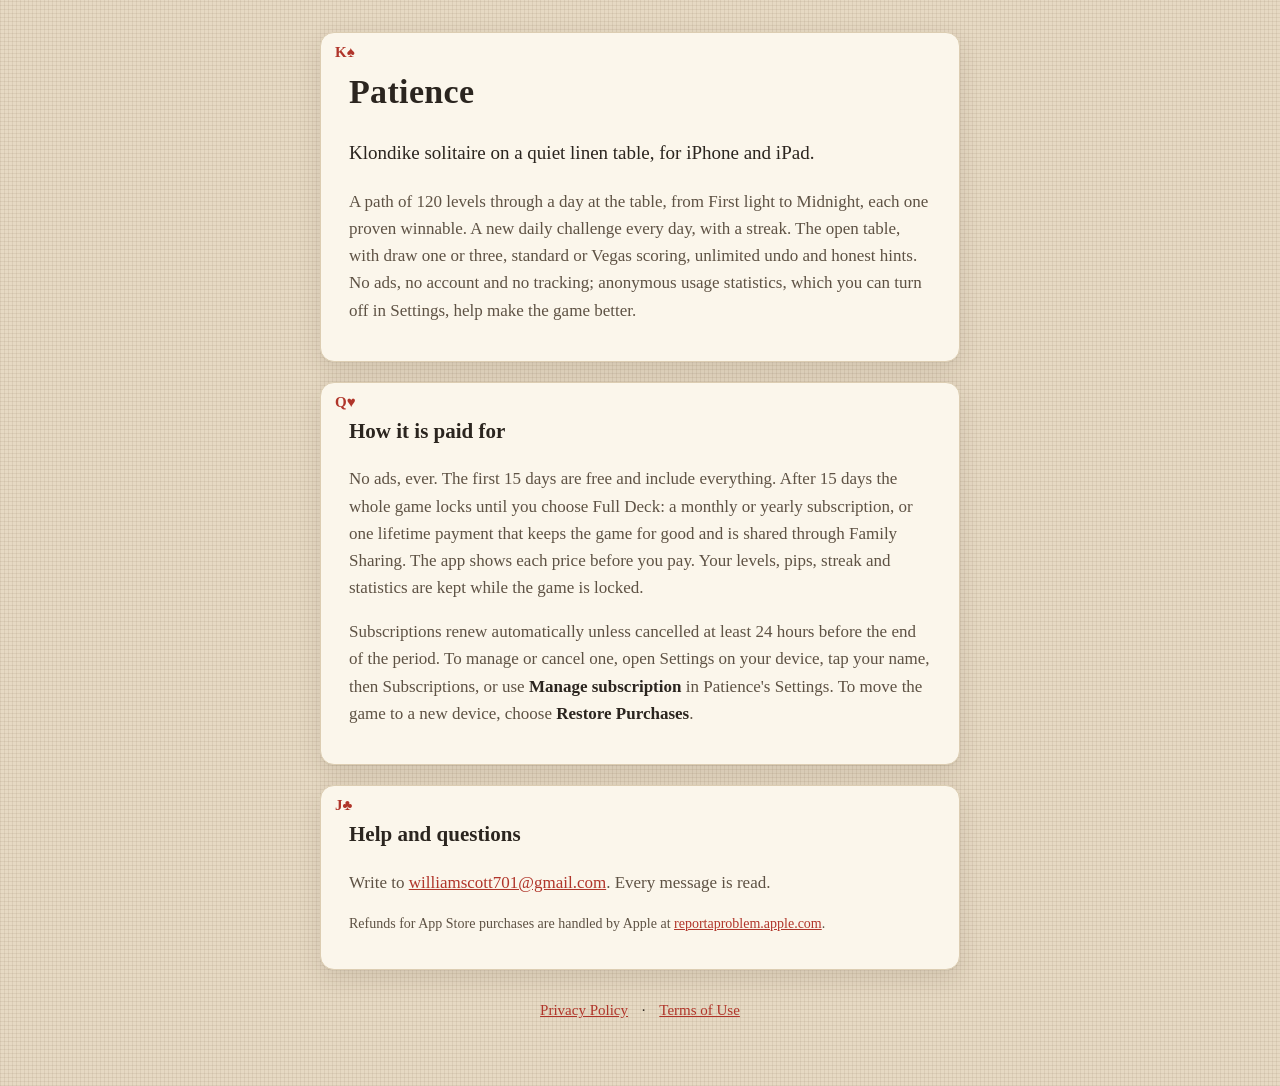
<file: index.html>
<!doctype html>
<html lang="en">
<head>
<meta charset="utf-8">
<meta name="viewport" content="width=device-width, initial-scale=1">
<title>Patience · Klondike solitaire</title>
<meta name="description" content="Patience is Klondike solitaire on a quiet linen table, with 120 levels and a daily challenge. No ads, no account, no tracking.">
<link rel="stylesheet" href="style.css">
<meta name="apple-itunes-app" content="app-id=6821081792">
<meta property="og:title" content="Patience · Klondike solitaire">
<meta property="og:description" content="Patience is Klondike solitaire on a quiet linen table, with 120 levels and a daily challenge. No ads, no account, no tracking.">
<meta property="og:type" content="website">
<meta property="og:url" content="https://williamscott701.github.io/patience-support/">
</head>
<body>
<main>
  <div class="card" data-index="K♠">
    <h1>Patience</h1>
    <p class="lede">Klondike solitaire on a quiet linen table, for iPhone and iPad.</p>
    <p>A path of 120 levels through a day at the table, from First light to Midnight, each one proven winnable. A new daily challenge every day, with a streak. The open table, with draw one or three, standard or Vegas scoring, unlimited undo and honest hints. No ads, no account and no tracking; anonymous usage statistics, which you can turn off in Settings, help make the game better.</p>
  </div>
  <div class="card" data-index="Q♥">
    <h2>How it is paid for</h2>
    <p>No ads, ever. The first 15 days are free and include everything. After 15 days the whole game locks until you choose Full Deck: a monthly or yearly subscription, or one lifetime payment that keeps the game for good and is shared through Family Sharing. The app shows each price before you pay. Your levels, pips, streak and statistics are kept while the game is locked.</p>
    <p>Subscriptions renew automatically unless cancelled at least 24 hours before the end of the period. To manage or cancel one, open Settings on your device, tap your name, then Subscriptions, or use <strong>Manage subscription</strong> in Patience's Settings. To move the game to a new device, choose <strong>Restore Purchases</strong>.</p>
  </div>
  <div class="card" data-index="J♣">
    <h2>Help and questions</h2>
    <p>Write to <a href="mailto:williamscott701@gmail.com?subject=Patience">williamscott701@gmail.com</a>. Every message is read.</p>
    <p class="small">Refunds for App Store purchases are handled by Apple at <a href="https://reportaproblem.apple.com">reportaproblem.apple.com</a>.</p>
  </div>
  <nav><a href="privacy.html">Privacy Policy</a> · <a href="terms.html">Terms of Use</a></nav>
</main>
</body>
</html>
</file>
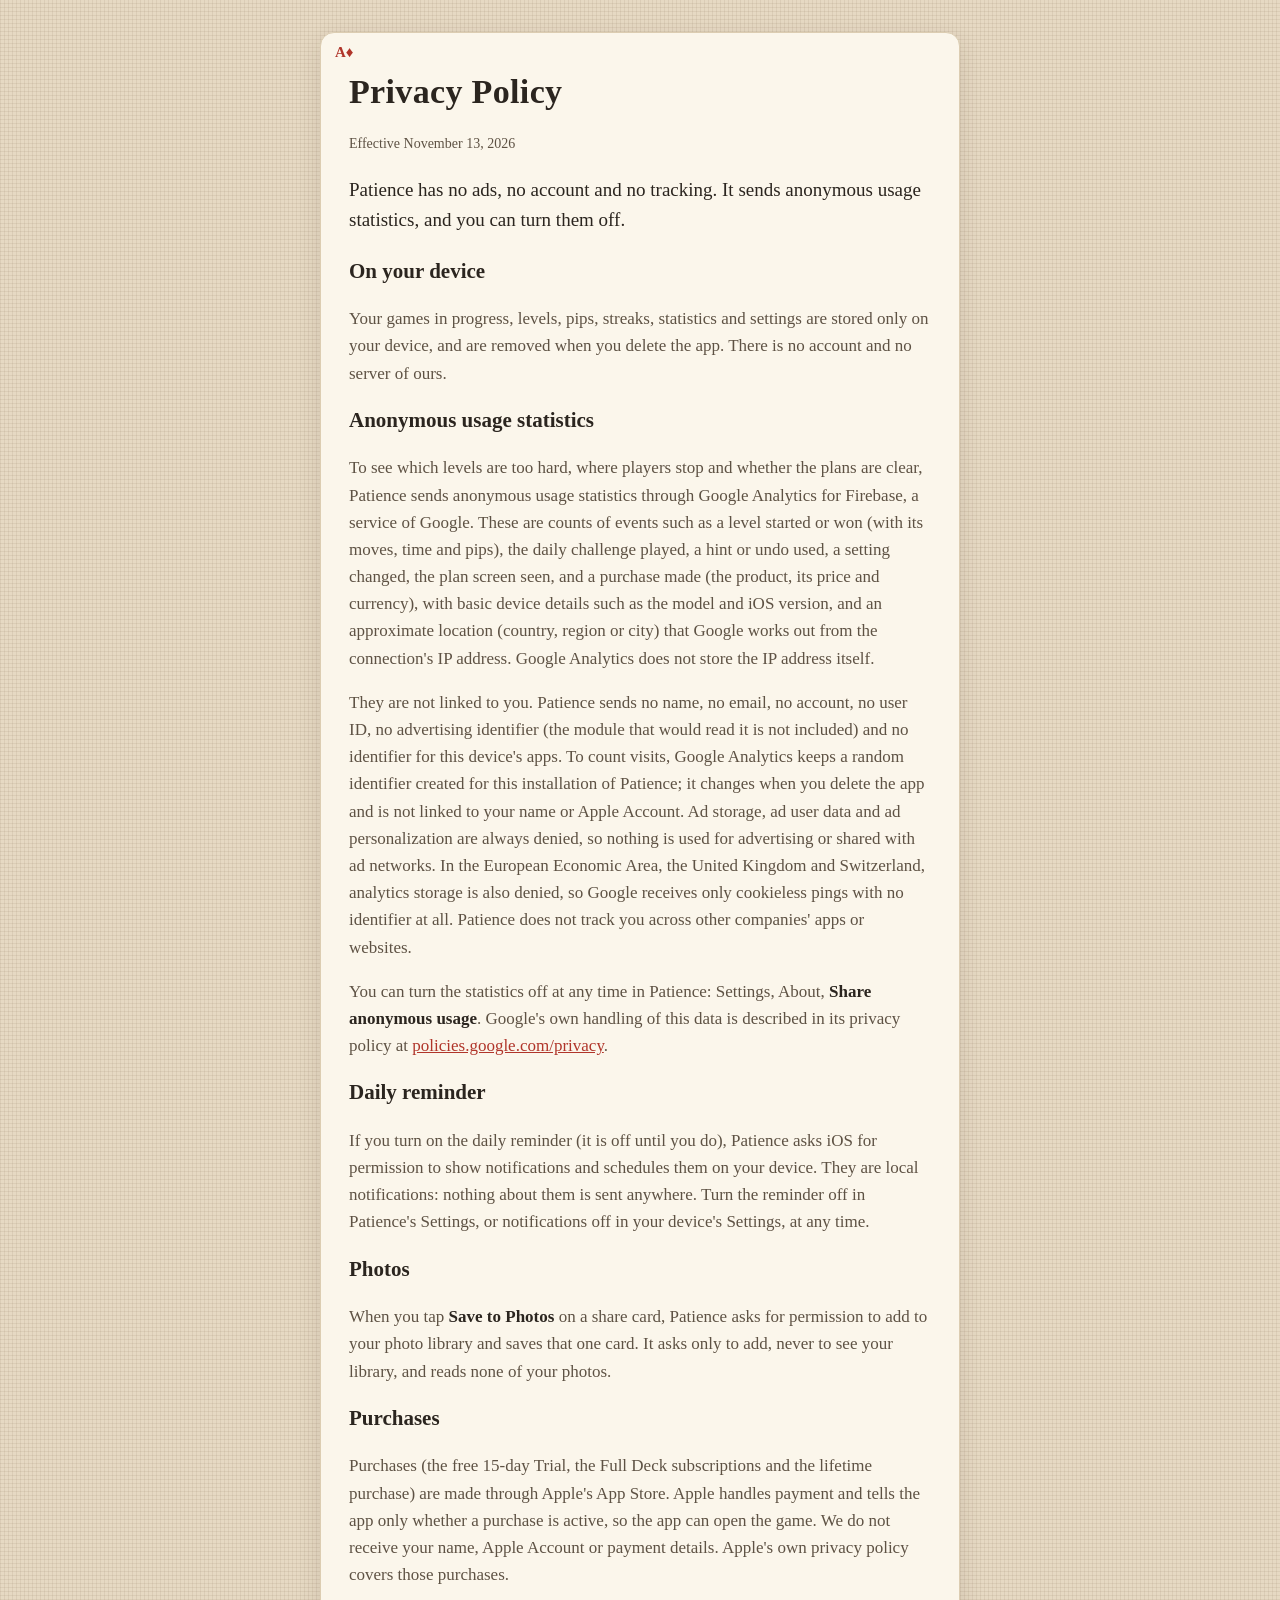
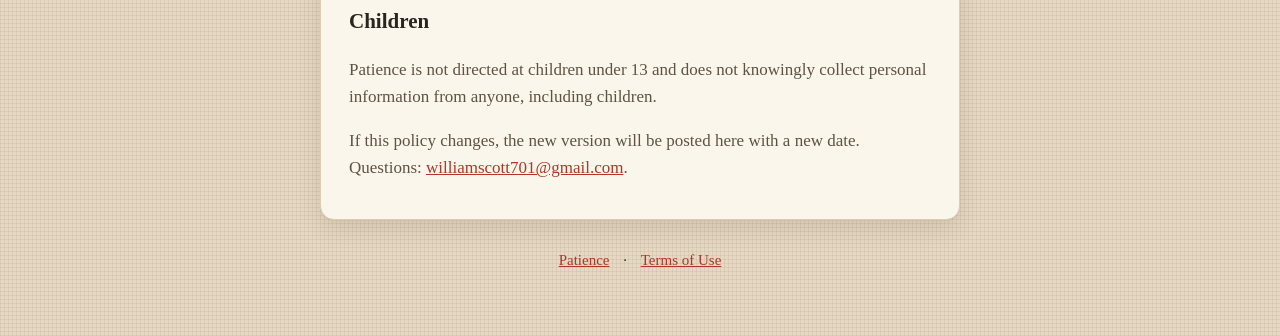
<file: privacy.html>
<!doctype html>
<html lang="en">
<head>
<meta charset="utf-8">
<meta name="viewport" content="width=device-width, initial-scale=1">
<title>Patience · Privacy Policy</title>
<meta name="description" content="Patience has no ads, no account and no tracking. It sends anonymous usage statistics through Google Analytics for Firebase, which you can turn off.">
<link rel="stylesheet" href="style.css">
<meta name="apple-itunes-app" content="app-id=6821081792">
<meta property="og:title" content="Patience · Privacy Policy">
<meta property="og:description" content="Patience has no ads, no account and no tracking. It sends anonymous usage statistics through Google Analytics for Firebase, which you can turn off.">
<meta property="og:type" content="website">
<meta property="og:url" content="https://williamscott701.github.io/patience-support/privacy.html">
</head>
<body>
<main>
  <div class="card" data-index="A♦">
    <h1>Privacy Policy</h1>
    <p class="small">Effective November 13, 2026</p>
    <p class="lede">Patience has no ads, no account and no tracking. It sends anonymous usage statistics, and you can turn them off.</p>
    <h2>On your device</h2>
    <p>Your games in progress, levels, pips, streaks, statistics and settings are stored only on your device, and are removed when you delete the app. There is no account and no server of ours.</p>
    <h2>Anonymous usage statistics</h2>
    <p>To see which levels are too hard, where players stop and whether the plans are clear, Patience sends anonymous usage statistics through Google Analytics for Firebase, a service of Google. These are counts of events such as a level started or won (with its moves, time and pips), the daily challenge played, a hint or undo used, a setting changed, the plan screen seen, and a purchase made (the product, its price and currency), with basic device details such as the model and iOS version, and an approximate location (country, region or city) that Google works out from the connection's IP address. Google Analytics does not store the IP address itself.</p>
    <p>They are not linked to you. Patience sends no name, no email, no account, no user ID, no advertising identifier (the module that would read it is not included) and no identifier for this device's apps. To count visits, Google Analytics keeps a random identifier created for this installation of Patience; it changes when you delete the app and is not linked to your name or Apple Account. Ad storage, ad user data and ad personalization are always denied, so nothing is used for advertising or shared with ad networks. In the European Economic Area, the United Kingdom and Switzerland, analytics storage is also denied, so Google receives only cookieless pings with no identifier at all. Patience does not track you across other companies' apps or websites.</p>
    <p>You can turn the statistics off at any time in Patience: Settings, About, <strong>Share anonymous usage</strong>. Google's own handling of this data is described in its privacy policy at <a href="https://policies.google.com/privacy">policies.google.com/privacy</a>.</p>
    <h2>Daily reminder</h2>
    <p>If you turn on the daily reminder (it is off until you do), Patience asks iOS for permission to show notifications and schedules them on your device. They are local notifications: nothing about them is sent anywhere. Turn the reminder off in Patience's Settings, or notifications off in your device's Settings, at any time.</p>
    <h2>Photos</h2>
    <p>When you tap <strong>Save to Photos</strong> on a share card, Patience asks for permission to add to your photo library and saves that one card. It asks only to add, never to see your library, and reads none of your photos.</p>
    <h2>Purchases</h2>
    <p>Purchases (the free 15-day Trial, the Full Deck subscriptions and the lifetime purchase) are made through Apple's App Store. Apple handles payment and tells the app only whether a purchase is active, so the app can open the game. We do not receive your name, Apple Account or payment details. Apple's own privacy policy covers those purchases.</p>
    <h2>Children</h2>
    <p>Patience is not directed at children under 13 and does not knowingly collect personal information from anyone, including children.</p>
    <p>If this policy changes, the new version will be posted here with a new date. Questions: <a href="mailto:williamscott701@gmail.com?subject=Patience%20privacy">williamscott701@gmail.com</a>.</p>
  </div>
  <nav><a href="index.html">Patience</a> · <a href="terms.html">Terms of Use</a></nav>
</main>
</body>
</html>
</file>
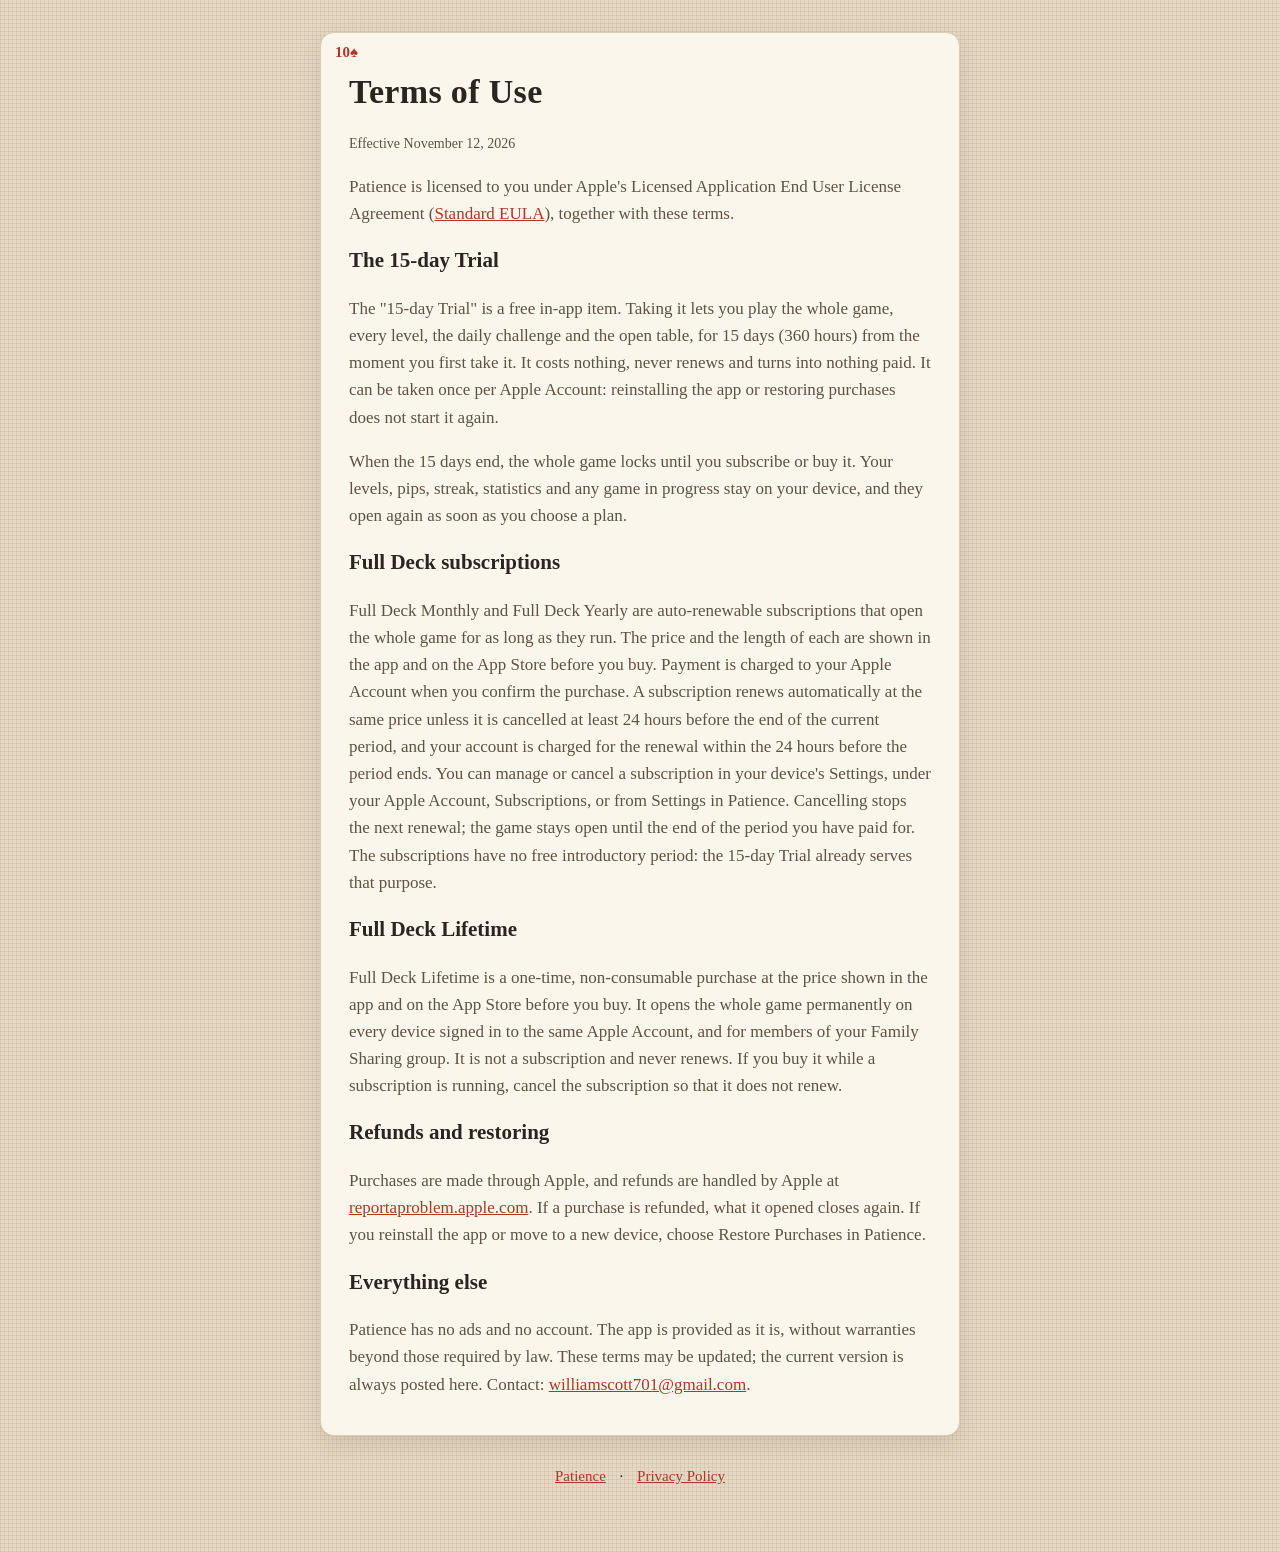
<file: terms.html>
<!doctype html>
<html lang="en">
<head>
<meta charset="utf-8">
<meta name="viewport" content="width=device-width, initial-scale=1">
<title>Patience · Terms of Use</title>
<meta name="description" content="Terms of Use for Patience: the free 15-day Trial, the Full Deck subscriptions and the lifetime purchase.">
<link rel="stylesheet" href="style.css">
<meta name="apple-itunes-app" content="app-id=6821081792">
<meta property="og:title" content="Patience · Terms of Use">
<meta property="og:description" content="Terms of Use for Patience: the free 15-day Trial, the Full Deck subscriptions and the lifetime purchase.">
<meta property="og:type" content="website">
<meta property="og:url" content="https://williamscott701.github.io/patience-support/terms.html">
</head>
<body>
<main>
  <div class="card" data-index="10♠">
    <h1>Terms of Use</h1>
    <p class="small">Effective November 12, 2026</p>
    <p>Patience is licensed to you under Apple's Licensed Application End User License Agreement (<a href="https://www.apple.com/legal/internet-services/itunes/dev/stdeula/">Standard EULA</a>), together with these terms.</p>
    <h2>The 15-day Trial</h2>
    <p>The "15-day Trial" is a free in-app item. Taking it lets you play the whole game, every level, the daily challenge and the open table, for 15 days (360 hours) from the moment you first take it. It costs nothing, never renews and turns into nothing paid. It can be taken once per Apple Account: reinstalling the app or restoring purchases does not start it again.</p>
    <p>When the 15 days end, the whole game locks until you subscribe or buy it. Your levels, pips, streak, statistics and any game in progress stay on your device, and they open again as soon as you choose a plan.</p>
    <h2>Full Deck subscriptions</h2>
    <p>Full Deck Monthly and Full Deck Yearly are auto-renewable subscriptions that open the whole game for as long as they run. The price and the length of each are shown in the app and on the App Store before you buy. Payment is charged to your Apple Account when you confirm the purchase. A subscription renews automatically at the same price unless it is cancelled at least 24 hours before the end of the current period, and your account is charged for the renewal within the 24 hours before the period ends. You can manage or cancel a subscription in your device's Settings, under your Apple Account, Subscriptions, or from Settings in Patience. Cancelling stops the next renewal; the game stays open until the end of the period you have paid for. The subscriptions have no free introductory period: the 15-day Trial already serves that purpose.</p>
    <h2>Full Deck Lifetime</h2>
    <p>Full Deck Lifetime is a one-time, non-consumable purchase at the price shown in the app and on the App Store before you buy. It opens the whole game permanently on every device signed in to the same Apple Account, and for members of your Family Sharing group. It is not a subscription and never renews. If you buy it while a subscription is running, cancel the subscription so that it does not renew.</p>
    <h2>Refunds and restoring</h2>
    <p>Purchases are made through Apple, and refunds are handled by Apple at <a href="https://reportaproblem.apple.com">reportaproblem.apple.com</a>. If a purchase is refunded, what it opened closes again. If you reinstall the app or move to a new device, choose Restore Purchases in Patience.</p>
    <h2>Everything else</h2>
    <p>Patience has no ads and no account. The app is provided as it is, without warranties beyond those required by law. These terms may be updated; the current version is always posted here. Contact: <a href="mailto:williamscott701@gmail.com?subject=Patience%20terms">williamscott701@gmail.com</a>.</p>
  </div>
  <nav><a href="index.html">Patience</a> · <a href="privacy.html">Privacy Policy</a></nav>
</main>
</body>
</html>
</file>
<file: style.css>
:root {
  --linen: #E6D9C3; --thread: rgba(122, 98, 71, 0.10); --card: #FBF6EB; --card-edge: #DCCDB2;
  --ink: #2B251F; --ink-soft: #5E5244; --red: #B0352A; --hem: #B49C78;
}
@media (prefers-color-scheme: dark) {
  :root { --linen: #2E2B27; --thread: rgba(0, 0, 0, 0.25); --card: #3A3631; --card-edge: #4D4840;
          --ink: #F1E8D8; --ink-soft: #C2B6A2; --red: #E07A6C; --hem: #8C7756; }
}
* { box-sizing: border-box; }
body {
  margin: 0; color: var(--ink); background-color: var(--linen);
  background-image: repeating-linear-gradient(0deg, var(--thread) 0 1px, transparent 1px 4px),
                    repeating-linear-gradient(90deg, var(--thread) 0 1px, transparent 1px 4px);
  font: 17px/1.6 "Iowan Old Style", "Palatino", Georgia, serif; padding: 32px 16px 64px;
}
main { max-width: 640px; margin: 0 auto; }
.card {
  background: var(--card); border: 1px solid var(--card-edge); border-radius: 14px;
  padding: 28px 28px 20px; box-shadow: 0 1px 0 rgba(0,0,0,0.04), 0 8px 24px rgba(60,45,25,0.12);
  margin-bottom: 20px; position: relative;
}
.card::before { content: attr(data-index); position: absolute; top: 12px; left: 14px;
  font: 600 15px/1 Georgia, serif; color: var(--red); }
h1 { font-size: 34px; margin: 4px 0 4px; letter-spacing: 0.01em; }
h2 { font-size: 21px; margin: 4px 0 8px; }
p, li { color: var(--ink-soft); }
strong { color: var(--ink); }
a { color: var(--red); }
nav { text-align: center; margin: 28px 0 0; font-size: 15px; }
nav a { margin: 0 10px; }
.lede { font-size: 19px; color: var(--ink); }
.small { font-size: 14px; }
</file>
